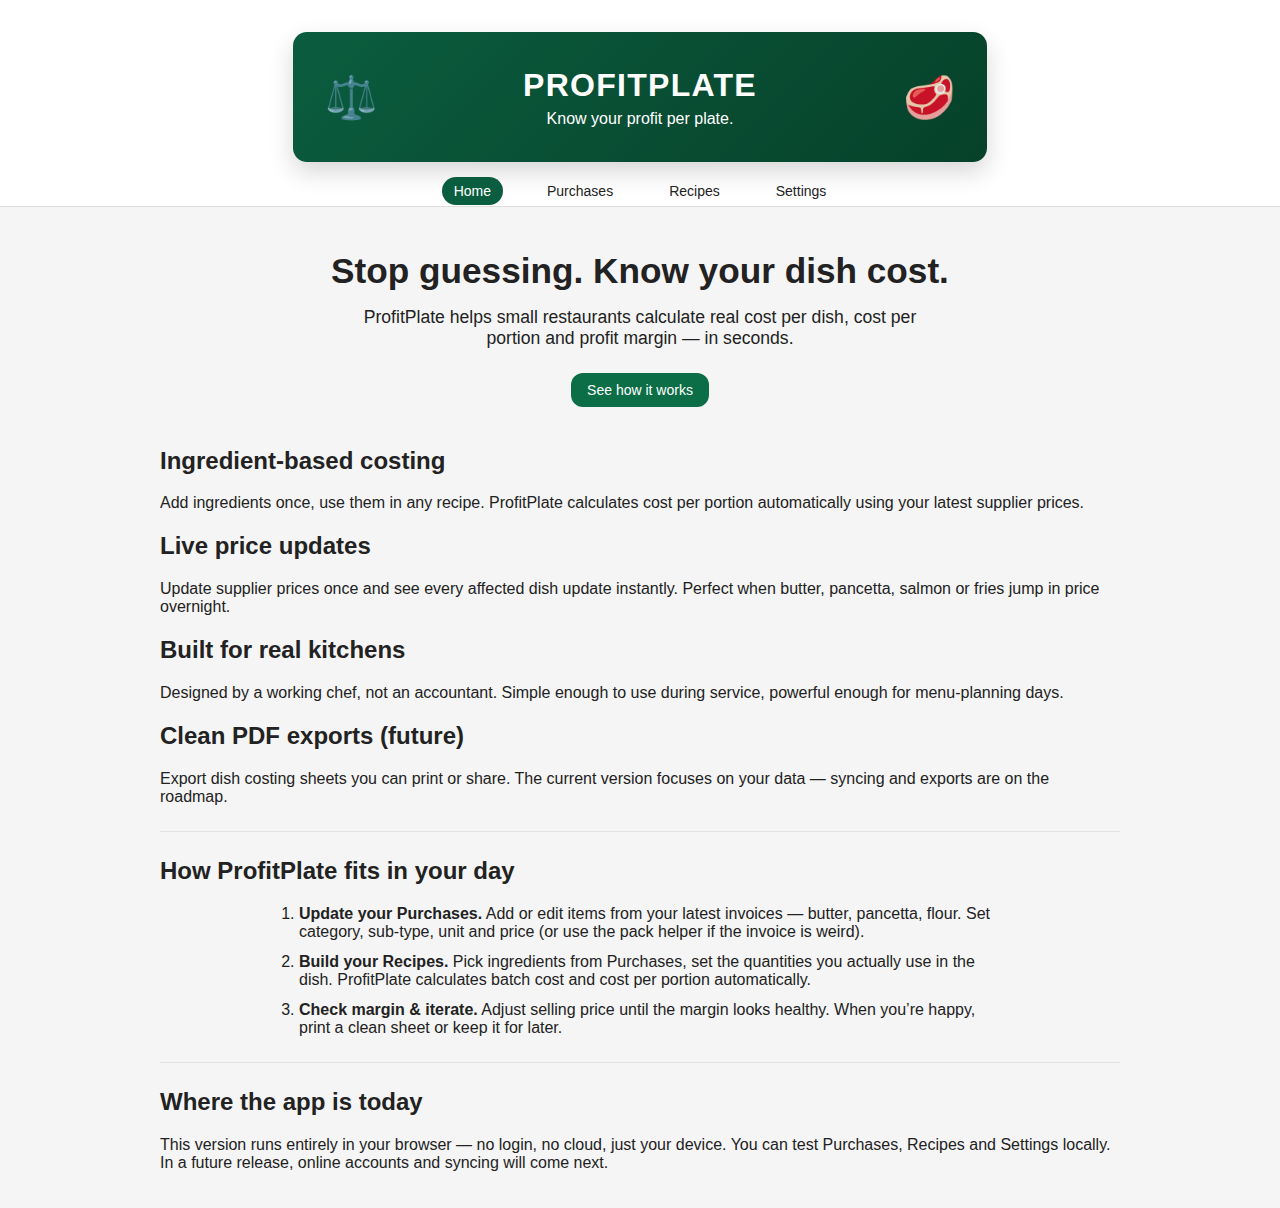
<file: index.html>
<!-- ProfitPlate v2 Home Page -->
<!DOCTYPE html>
<html lang="en">
  <head>
    <meta charset="UTF-8" />
    <meta http-equiv="X-UA-Compatible" content="IE=edge" />
    <meta name="viewport" content="width=device-width, initial-scale=1.0" />
    <title>ProfitPlate v2 – Know your profit per plate</title>
    <!-- Unified styles for all pages -->
    <link rel="stylesheet" href="assets/styles.css" />
    <!-- Translation helper -->
    <script src="assets/lang.js"></script>
  </head>
  <body>
    <!-- Shared header will be rendered here -->
    <div id="site-header"></div>
    <div class="page">
      <!-- Hero section with call to action -->
      <section class="home-hero" style="text-align:center; margin-bottom:40px;">
        <h1 data-i18n="home_headline" style="font-size:2.2rem; font-weight:700; margin-bottom:16px;">
          Stop guessing. Know your dish cost.
        </h1>
        <p style="font-size:1.1rem; max-width:600px; margin:0 auto 24px;">
          ProfitPlate helps small restaurants calculate real cost per dish, cost per
          portion and profit margin — in seconds.
        </p>
        <div>
          <button id="btn-how-it-works" class="btn btn-primary">
            See how it works
          </button>
        </div>
      </section>
      <!-- Feature highlights -->
      <section class="feature-list">
        <h2>Ingredient‑based costing</h2>
        <p>
          Add ingredients once, use them in any recipe. ProfitPlate calculates
          cost per portion automatically using your latest supplier prices.
        </p>
        <h2>Live price updates</h2>
        <p>
          Update supplier prices once and see every affected dish update instantly.
          Perfect when butter, pancetta, salmon or fries jump in price overnight.
        </p>
        <h2>Built for real kitchens</h2>
        <p>
          Designed by a working chef, not an accountant. Simple enough to use
          during service, powerful enough for menu‑planning days.
        </p>
        <h2>Clean PDF exports (future)</h2>
        <p>
          Export dish costing sheets you can print or share. The current version
          focuses on your data — syncing and exports are on the roadmap.
        </p>
      </section>
      <hr />
      <!-- How it fits in your day -->
      <section>
        <h2>How ProfitPlate fits in your day</h2>
        <ol style="max-width:700px; margin:0 auto; padding-left:18px;">
          <li style="margin-bottom:12px;">
            <strong>Update your Purchases.</strong> Add or edit items from your
            latest invoices — butter, pancetta, flour. Set category, sub‑type, unit
            and price (or use the pack helper if the invoice is weird).
          </li>
          <li style="margin-bottom:12px;">
            <strong>Build your Recipes.</strong> Pick ingredients from Purchases,
            set the quantities you actually use in the dish. ProfitPlate calculates
            batch cost and cost per portion automatically.
          </li>
          <li>
            <strong>Check margin &amp; iterate.</strong> Adjust selling price until
            the margin looks healthy. When you’re happy, print a clean sheet or
            keep it for later.
          </li>
        </ol>
      </section>
      <hr />
      <section>
        <h2>Where the app is today</h2>
        <p>
          This version runs entirely in your browser — no login, no cloud, just
          your device. You can test Purchases, Recipes and Settings locally. In a
          future release, online accounts and syncing will come next.
        </p>
      </section>
    </div>
    <!-- Scripts -->
    <script src="assets/header.js"></script>
    <script src="assets/app.js"></script>
    <script src="assets/tour.js"></script>
    <script>
      // Render the header when the page loads
      document.addEventListener('DOMContentLoaded', function () {
        if (typeof renderHeader === 'function') {
          renderHeader('home');
        }
        // Apply translations after header has rendered
        if (typeof translatePage === 'function') {
          translatePage();
        }
      });
    </script>
  </body>
</html>
</file>
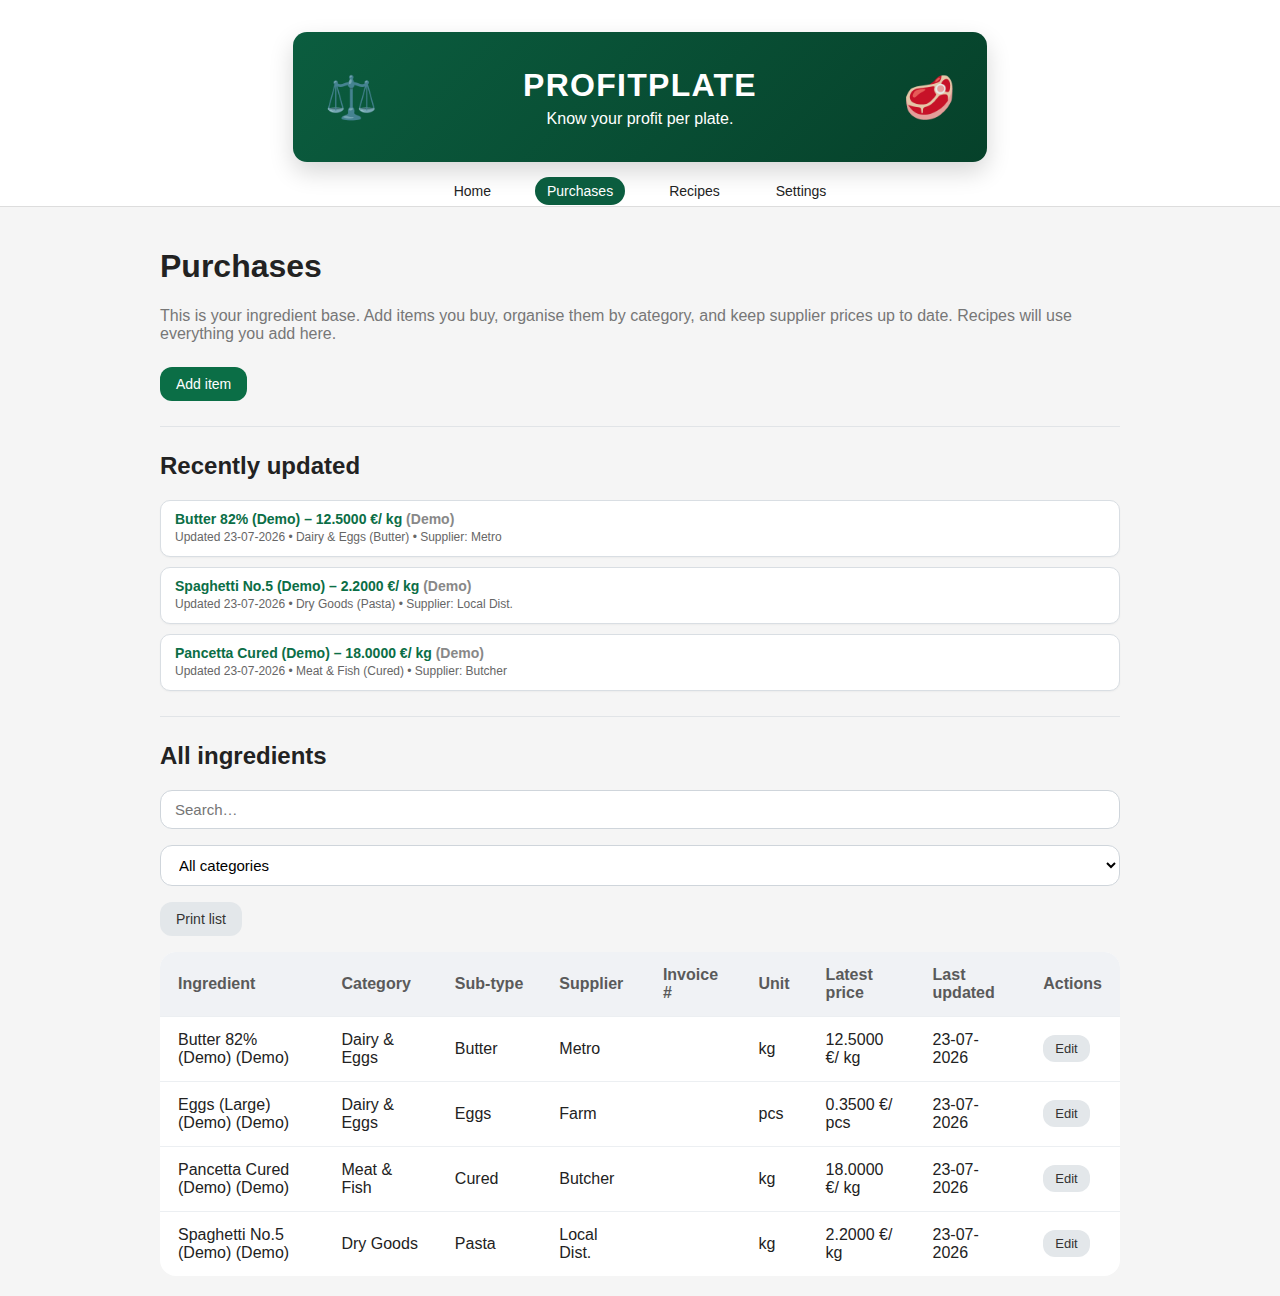
<file: purchases.html>
<!-- ProfitPlate v2 Purchases Page -->
<!DOCTYPE html>
<html lang="en">
  <head>
    <meta charset="UTF-8" />
    <meta http-equiv="X-UA-Compatible" content="IE=edge" />
    <meta name="viewport" content="width=device-width, initial-scale=1.0" />
    <title>Purchases – ProfitPlate v2</title>
    <link rel="stylesheet" href="assets/styles.css" />
  </head>
  <body>
    <div id="site-header"></div>
    <div class="page">
      <h1>Purchases</h1>
      <p class="text-muted" style="margin-bottom:24px;">
        This is your ingredient base. Add items you buy, organise them by
        category, and keep supplier prices up to date. Recipes will use
        everything you add here.
      </p>
      <button class="btn btn-primary" onclick="toggleAddForm()">
        Add item
      </button>
      <!-- Add item form -->
      <div id="add-item-form" class="mt-20 hidden">
        <h2 id="add-item-title">Add a new purchase item</h2>
        <form id="purchase-form">
          <div style="margin-bottom:16px;">
            <label for="item-name">Name</label><br />
            <input id="item-name" required />
          </div>
          <div style="display:flex; flex-wrap:wrap; gap:16px; margin-bottom:16px;">
            <div style="flex:1; min-width:200px;">
              <label for="item-category">Category</label><br />
              <select id="item-category">
                <option value="">Select…</option>
                <option>Meat &amp; Fish</option>
                <option>Dairy &amp; Eggs</option>
                <option>Vegetables &amp; Fruit</option>
                <option>Dry Goods</option>
                <option>Spices &amp; Condiments</option>
                <option>Other</option>
              </select>
            </div>
            <div style="flex:1; min-width:200px;">
              <label for="item-subtype">Sub‑type</label><br />
              <select id="item-subtype">
                <option value="">Select…</option>
              </select>
            </div>
            <div style="flex:1; min-width:200px;">
              <label for="item-unit">Unit (for recipes)</label><br />
              <select id="item-unit">
                <option value="kg">kg</option>
                <option value="g">gr</option>
                <option value="l">L</option>
                <option value="ml">ml</option>
                <option value="pcs">pcs</option>
              </select>
            </div>
            <div style="flex:1; min-width:200px;">
              <label for="item-price">Purchase price (per recipe unit)</label><br />
              <input id="item-price" type="number" min="0" step="0.0001" />
            </div>
          </div>
          <div style="display:flex; flex-wrap:wrap; gap:16px; margin-bottom:16px;">
            <div style="flex:1; min-width:200px;">
              <label for="item-supplier">Supplier</label><br />
              <input id="item-supplier" />
            </div>
            <div style="flex:1; min-width:200px;">
              <label for="item-invoice-number">Invoice number</label><br />
              <input id="item-invoice-number" />
            </div>
            <div style="flex:1; min-width:200px;">
              <label for="item-invoice-date">Invoice date</label><br />
              <input id="item-invoice-date" type="date" />
            </div>
          </div>
          <div style="margin-bottom:16px;">
            <label for="item-notes">Notes (storage, etc.)</label><br />
            <textarea id="item-notes" rows="2"></textarea>
          </div>
          <!-- Pack helper -->
          <details style="margin-bottom:16px;">
            <summary style="cursor:pointer;">Use pack helper</summary>
            <p class="text-muted" style="margin-top:8px;">
              Example: 100 gr for 5 € → auto‑converts price per unit.
            </p>
            <div style="display:flex; flex-wrap:wrap; gap:16px; margin-top:8px;">
              <div style="flex:1; min-width:160px;">
                <label for="pack-qty">Pack quantity</label><br />
                <input id="pack-qty" type="number" min="0" step="0.001" />
              </div>
              <div style="flex:1; min-width:160px;">
                <label for="pack-unit">Pack unit</label><br />
                <select id="pack-unit">
                  <option value="kg">kg</option>
                  <option value="g">gr</option>
                  <option value="l">L</option>
                  <option value="ml">ml</option>
                  <option value="pcs">pcs</option>
                </select>
              </div>
              <div style="flex:1; min-width:160px;">
                <label for="pack-price">Pack price (€)</label><br />
                <input id="pack-price" type="number" min="0" step="0.0001" />
              </div>
              <div style="display:flex; align-items:end;">
                <button type="button" class="btn btn-secondary" onclick="fillPriceFromPack()">
                  Use pack
                </button>
              </div>
            </div>
          </details>
          <!-- Price history -->
          <div id="price-history-block" class="hidden mt-20">
            <h3>Price history</h3>
            <p class="text-muted">
              Last 10 recorded price changes for this ingredient (newest first).
            </p>
            <table>
              <thead>
                <tr>
                  <th>Date</th>
                  <th>Price / unit</th>
                </tr>
              </thead>
              <tbody id="price-history-body"></tbody>
            </table>
          </div>
          <div style="margin-top:24px; display:flex; gap:12px;">
            <button type="button" class="btn btn-secondary" onclick="toggleAddForm()">
              Cancel
            </button>
            <button type="submit" class="btn btn-primary">Save item</button>
          </div>
        </form>
      </div>
      <hr />
      <h2>Recently updated</h2>
      <div id="recent-list" class="mt-10"></div>
      <hr />
      <h2>All ingredients</h2>
      <div style="display:flex; flex-wrap:wrap; gap:16px; align-items:center; margin-bottom:12px;">
        <input id="search-input" type="search" placeholder="Search…" style="flex:1; min-width:200px;" />
        <select id="category-filter" style="min-width:200px;">
          <option value="">All categories</option>
          <option>Meat &amp; Fish</option>
          <option>Dairy &amp; Eggs</option>
          <option>Vegetables &amp; Fruit</option>
          <option>Dry Goods</option>
          <option>Spices &amp; Condiments</option>
          <option>Other</option>
        </select>
        <button type="button" class="btn btn-secondary" onclick="window.print()">
          Print list
        </button>
      </div>
      <table id="ingredients-table">
        <thead>
          <tr>
            <th>Ingredient</th>
            <th>Category</th>
            <th>Sub‑type</th>
            <th>Supplier</th>
            <th>Invoice #</th>
            <th>Unit</th>
            <th>Latest price</th>
            <th>Last updated</th>
            <th>Actions</th>
          </tr>
        </thead>
        <tbody id="purchase-table"></tbody>
      </table>
    </div>
    <!-- Scripts -->
    <script src="assets/header.js"></script>
    <script src="assets/app.js"></script>
    <script src="assets/tour.js"></script>
    <script>
      document.addEventListener('DOMContentLoaded', function () {
        if (typeof renderHeader === 'function') renderHeader('purchases');
      });
    </script>
  </body>
</html>
</file>
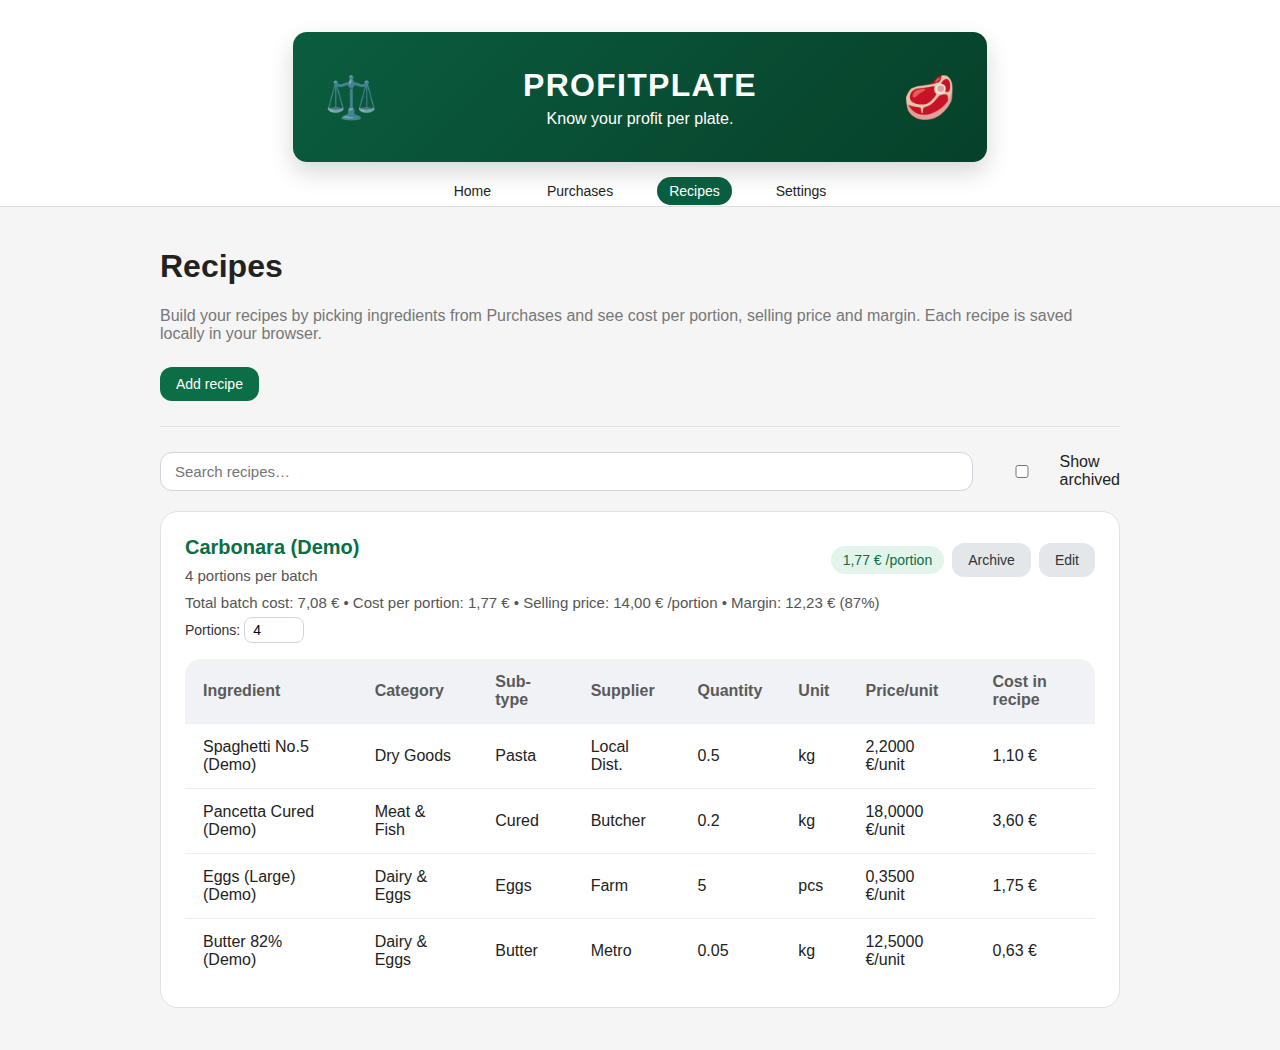
<file: recipes.html>
<!-- ProfitPlate v2 Recipes Page -->
<!DOCTYPE html>
<html lang="en">
  <head>
    <meta charset="UTF-8" />
    <meta http-equiv="X-UA-Compatible" content="IE=edge" />
    <meta name="viewport" content="width=device-width, initial-scale=1.0" />
    <title>Recipes – ProfitPlate v2</title>
    <link rel="stylesheet" href="assets/styles.css" />
    <!-- Translation helper -->
    <script src="assets/lang.js"></script>
  </head>
  <body>
    <div id="site-header"></div>
    <div class="page">
      <h1 data-i18n="recipes_title">Recipes</h1>
      <p class="text-muted" style="margin-bottom:24px;" data-i18n="recipes_intro">
        Build your recipes by picking ingredients from Purchases and see cost per
        portion, selling price and margin. Each recipe is saved locally in your
        browser.
      </p>
      <button class="btn btn-primary" onclick="showRecipeForm()" data-i18n="recipes_add_btn">
        Add recipe
      </button>
      <!-- Recipe form -->
      <div id="recipe-form-wrapper" class="hidden mt-20">
        <h2 id="recipe-form-title" data-i18n="recipes_form_title">Add a new recipe</h2>
        <form id="recipe-form">
          <input type="hidden" id="recipe-id" />
          <div style="margin-bottom:16px;">
            <label for="recipe-name" data-i18n="recipe_name">Name</label><br />
            <input id="recipe-name" required />
          </div>
          <div style="display:flex; flex-wrap:wrap; gap:16px; margin-bottom:16px;">
            <div style="flex:1; min-width:200px;">
              <label for="recipe-portions" data-i18n="recipe_portions">Portions per batch</label><br />
              <input id="recipe-portions" type="number" min="1" step="1" />
            </div>
            <div style="flex:1; min-width:200px;">
              <label for="recipe-price" data-i18n="recipe_price">Selling price (optional)</label><br />
              <input id="recipe-price" type="number" min="0" step="0.01" />
            </div>
          </div>
          <div id="ingredients-container" style="margin-bottom:16px;"></div>
          <button type="button" class="btn btn-secondary" onclick="addIngredientRow()" data-i18n="add_ingredient_btn">
            Add ingredient
          </button>
          <div style="margin-top:24px; display:flex; gap:12px;">
            <button type="button" class="btn btn-secondary" onclick="hideRecipeForm()" data-i18n="btn_cancel">
              Cancel
            </button>
            <button type="submit" class="btn btn-primary" data-i18n="btn_save_recipe">Save recipe</button>
          </div>
        </form>
      </div>
      <hr />
      <div style="display:flex; flex-wrap:wrap; gap:16px; align-items:center; margin-top:20px;">
        <input id="recipe-search" type="search" style="flex:1; min-width:200px;" data-i18n-placeholder="recipe_search_placeholder" placeholder="Search recipes…" />
        <label style="display:flex; align-items:center; gap:6px;">
          <input type="checkbox" id="show-archived-toggle" />
          <span data-i18n="show_archived_label">Show archived</span>
        </label>
      </div>
      <div id="recipes-list" class="mt-20"></div>
    </div>
    <!-- Scripts -->
    <script src="assets/header.js"></script>
    <script src="assets/app.js"></script>
    <script src="assets/recipes.js"></script>
    <script src="assets/tour.js"></script>
    <script>
      document.addEventListener('DOMContentLoaded', function () {
        if (typeof renderHeader === 'function') renderHeader('recipes');
        // Apply translations after header has rendered
        if (typeof translatePage === 'function') translatePage();
      });
    </script>
  </body>
</html>
</file>
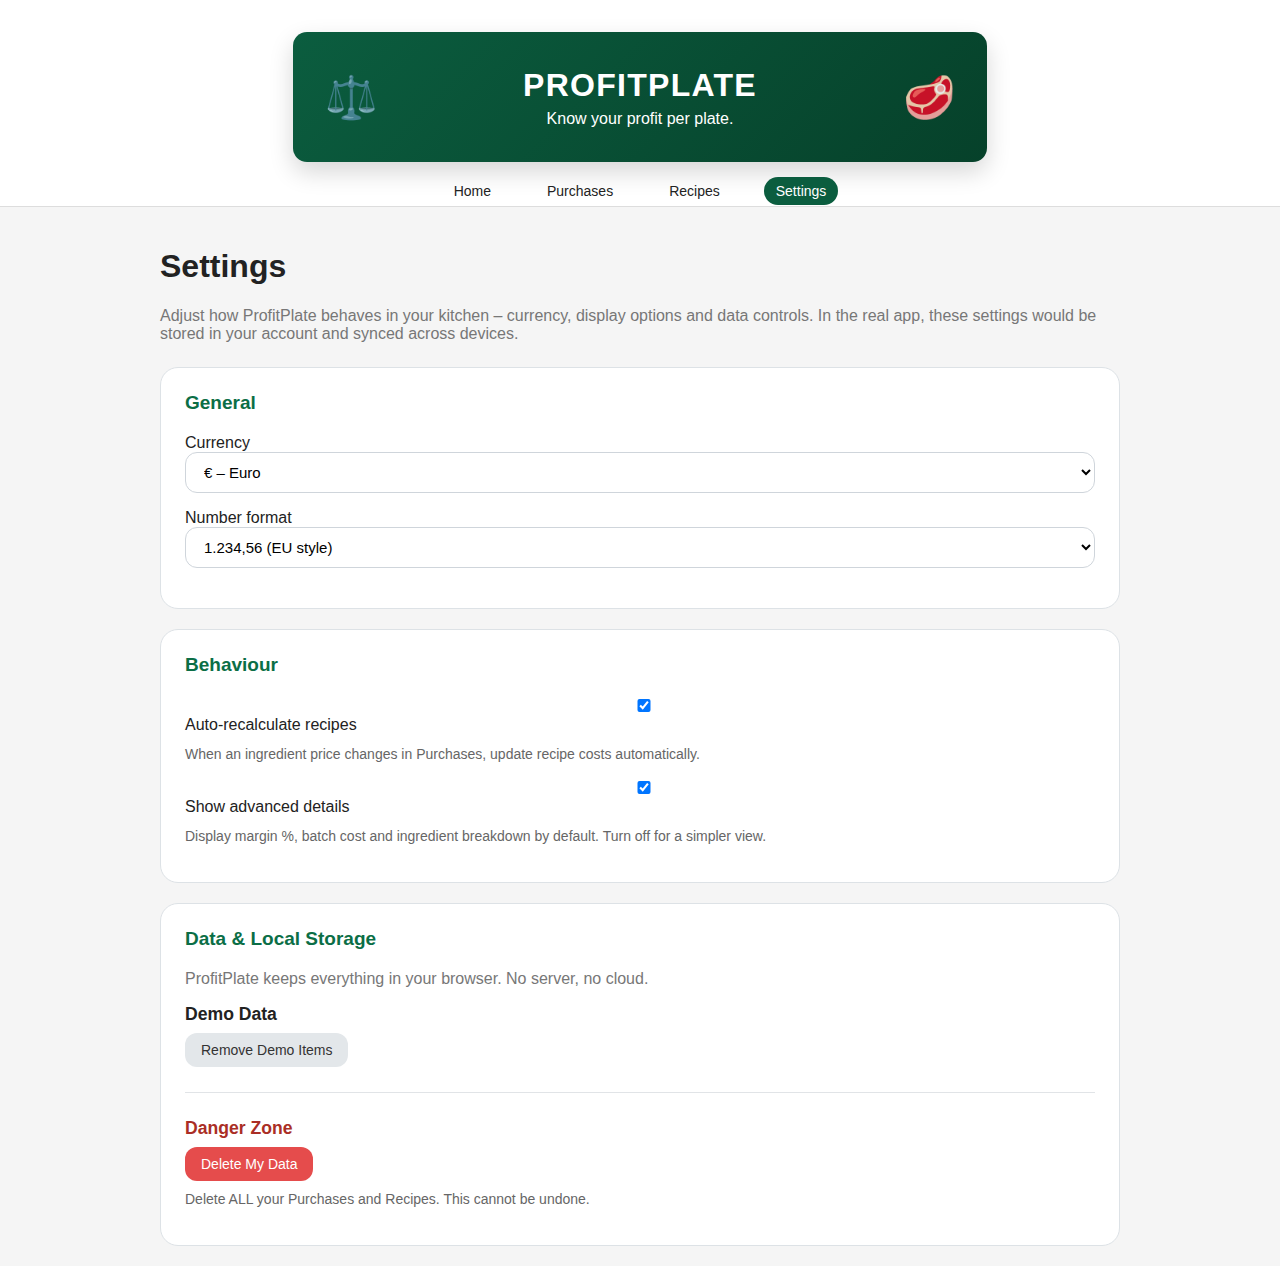
<file: settings.html>
<!-- ProfitPlate v2 Settings Page -->
<!DOCTYPE html>
<html lang="en">
  <head>
    <meta charset="UTF-8" />
    <meta http-equiv="X-UA-Compatible" content="IE=edge" />
    <meta name="viewport" content="width=device-width, initial-scale=1.0" />
    <title>Settings – ProfitPlate v2</title>
    <link rel="stylesheet" href="assets/styles.css" />
  </head>
  <body>
    <div id="site-header"></div>
    <div class="page">
      <h1>Settings</h1>
      <p class="text-muted" style="margin-bottom:24px;">
        Adjust how ProfitPlate behaves in your kitchen – currency, display options
        and data controls. In the real app, these settings would be stored in
        your account and synced across devices.
      </p>
      <!-- General settings -->
      <div class="settings-box" id="settings-general">
        <div class="settings-title">General</div>
        <div style="margin-bottom:16px;">
          <label for="currency-select">Currency</label><br />
          <select id="currency-select"></select>
        </div>
        <div style="margin-bottom:16px;">
          <label for="number-format-select">Number format</label><br />
          <select id="number-format-select">
            <option value="eu">1.234,56 (EU style)</option>
            <option value="us">1,234.56 (US/UK style)</option>
          </select>
        </div>
      </div>
      <!-- Behaviour settings -->
      <div class="settings-box" id="settings-behaviour">
        <div class="settings-title">Behaviour</div>
        <label style="display:block; margin-bottom:12px;">
          <input type="checkbox" id="auto-recalc-toggle" /> Auto‑recalculate
          recipes
        </label>
        <p class="settings-note">
          When an ingredient price changes in Purchases, update recipe costs
          automatically.
        </p>
        <label style="display:block; margin-top:16px; margin-bottom:12px;">
          <input type="checkbox" id="show-advanced-toggle" /> Show advanced
          details
        </label>
        <p class="settings-note">
          Display margin %, batch cost and ingredient breakdown by default. Turn
          off for a simpler view.
        </p>
      </div>
      <!-- Data settings -->
      <div class="settings-box" id="settings-data">
        <div class="settings-title">Data &amp; Local Storage</div>
        <p class="text-muted" style="margin-bottom:16px;">
          ProfitPlate keeps everything in your browser. No server, no cloud.
        </p>
        <div style="margin-bottom:16px;">
          <h3 style="margin:0 0 8px; font-size:1.1rem;">Demo Data</h3>
          <button id="remove-demo-btn" class="btn btn-secondary">
            Remove Demo Items
          </button>
        </div>
        <hr />
        <div class="danger-zone" style="margin-top:16px;">
          <h3 style="margin:0 0 8px; font-size:1.1rem;">Danger Zone</h3>
          <button id="delete-data-btn" class="btn btn-danger">
            Delete My Data
          </button>
          <p class="settings-note">
            Delete ALL your Purchases and Recipes. This cannot be undone.
          </p>
        </div>
      </div>
    </div>
    <!-- Scripts -->
    <script src="assets/header.js"></script>
    <script src="assets/app.js"></script>
    <script src="assets/tour.js"></script>
    <script>
      document.addEventListener('DOMContentLoaded', function () {
        if (typeof renderHeader === 'function') renderHeader('settings');
        // Populate currency options
        const currencySelect = document.getElementById('currency-select');
        const currencyOptions = [
          ['EUR', '€ – Euro'],
          ['RON', 'lei – Romanian leu'],
          ['USD', '$ – US Dollar'],
          ['GBP', '£ – British Pound'],
        ];
        currencyOptions.forEach(([value, label]) => {
          const opt = document.createElement('option');
          opt.value = value;
          opt.textContent = label;
          currencySelect.appendChild(opt);
        });
        // Load existing settings
        const settings = (window.loadSettings && window.loadSettings()) || {};
        currencySelect.value = settings.currency || 'EUR';
        document.getElementById('number-format-select').value =
          settings.locale === 'us' ? 'us' : 'eu';
        document.getElementById('auto-recalc-toggle').checked =
          settings.autoRecalc !== false;
        document.getElementById('show-advanced-toggle').checked =
          settings.showAdvanced !== false;
        // Save handlers
        currencySelect.addEventListener('change', function () {
          if (window.saveSettings) window.saveSettings({ currency: this.value });
        });
        document
          .getElementById('number-format-select')
          .addEventListener('change', function () {
            if (window.saveSettings) {
              window.saveSettings({ locale: this.value });
            }
          });
        document
          .getElementById('auto-recalc-toggle')
          .addEventListener('change', function () {
            if (window.saveSettings) {
              window.saveSettings({ autoRecalc: this.checked });
            }
          });
        document
          .getElementById('show-advanced-toggle')
          .addEventListener('change', function () {
            if (window.saveSettings) {
              window.saveSettings({ showAdvanced: this.checked });
            }
          });
        // Remove demo data
        document
          .getElementById('remove-demo-btn')
          .addEventListener('click', function () {
            if (window.ppStore && window.ppStore.removeDemoData) {
              window.ppStore.removeDemoData();
              alert('Demo items removed.');
            }
          });
        // Delete all data
        document
          .getElementById('delete-data-btn')
          .addEventListener('click', function () {
            if (
              confirm(
                'This will delete all purchases and recipes. This cannot be undone. Continue?'
              )
            ) {
              if (window.ppStore && window.ppStore.nukeUserData) {
                window.ppStore.nukeUserData();
                alert('All data deleted.');
              }
            }
          });
      });
    </script>
  </body>
</html>
</file>
<file: assets/styles.css>
/* Base layout and typography */
body {
  margin: 0;
  padding: 0;
  font-family: -apple-system, BlinkMacSystemFont, "Segoe UI", Roboto, sans-serif;
  background: #f5f5f5;
  color: #222;
}

/* Centered container used on every page */
.page {
  max-width: 960px;
  margin: 0 auto;
  padding: 20px;
}

/* Header and navigation */
header {
  background-color: #ffffff;
  border-bottom: 1px solid #dddddd;
}

.header-inner {
  max-width: 960px;
  margin: 0 auto;
  padding: 12px 20px 0;
  text-align: center;
}

/* Hero banner with icons */
.hero-banner {
  width: 630px;
  max-width: 100%;
  height: 130px;
  margin: 20px auto;
  border-radius: 14px;
  background: linear-gradient(135deg, #0b5d3f, #06412a);
  display: flex;
  align-items: center;
  justify-content: space-between;
  padding: 0 32px;
  color: #ffffff;
  box-shadow: 0 10px 24px rgba(0, 0, 0, 0.16);
}

.hero-icons {
  font-size: 42px;
  opacity: 0.9;
}

.hero-title-block {
  text-align: center;
  flex: 1;
  margin: 0 24px;
}

.hero-title-banner {
  font-size: 32px;
  font-weight: 700;
  letter-spacing: 0.04em;
  text-transform: uppercase;
}

.hero-subtitle-banner {
  margin-top: 6px;
  font-size: 16px;
  font-weight: 400;
}

/* Navigation pills */
nav {
  margin-top: 6px;
  margin-bottom: 6px;
}

.nav-list {
  list-style: none;
  padding: 0;
  margin: 0;
  display: flex;
  gap: 32px;
  align-items: center;
  justify-content: center;
}

.nav-link {
  text-decoration: none;
  font-size: 14px;
  color: #222222;
  padding: 6px 12px;
  border-radius: 999px;
  transition: background-color 0.15s ease, color 0.15s ease;
}

.nav-link:hover {
  background-color: rgba(11, 93, 63, 0.1);
}

.nav-link.active {
  background-color: #0b5d3f;
  color: #ffffff;
  font-weight: 500;
}

/* Small form controls and buttons */
input,
select,
textarea {
  width: 100%;
  padding: 10px 14px;
  font-size: 15px;
  border-radius: 12px;
  border: 1px solid #cfd5db;
  background: #ffffff;
  box-sizing: border-box;
  outline: none;
}

input:focus,
select:focus,
textarea:focus {
  border-color: #0b6e46;
  box-shadow: 0 0 0 2px rgba(11, 110, 70, 0.15);
}

.small-input {
  width: 110px;
}

button,
.btn {
  font-size: 14px;
  padding: 9px 16px;
  border-radius: 12px;
  border: none;
  cursor: pointer;
  transition: 0.22s ease;
}

/* Variant for smaller buttons (used in table rows) */
.small {
  font-size: 13px;
  padding: 6px 12px;
}

.btn-primary,
button.btn-primary {
  background: #0b6e46;
  color: white;
}

.btn-primary:hover {
  background: #095a38;
}

.btn-secondary {
  background: #e3e7ea;
  color: #333;
}

.btn-secondary:hover {
  background: #d6dbdf;
}

.btn-danger {
  background: #e54c4c;
  color: white;
}

.btn-danger:hover {
  background: #c73d3d;
}

/* Recipe scaling control */
.recipe-scale {
  display: flex;
  align-items: center;
  font-size: 14px;
  color: #333;
}
.recipe-scale label {
  margin-right: 6px;
  font-weight: 500;
}
.recipe-scale input {
  border: 1px solid #cfd5db;
  border-radius: 8px;
  padding: 4px 8px;
  font-size: 14px;
  width: 70px;
}

/* Responsive adjustments for narrow screens */
@media (max-width: 600px) {
  .header-inner {
    padding: 12px 12px 0;
  }
  .hero-banner {
    flex-direction: column;
    height: auto;
    padding: 20px;
    text-align: center;
  }
  .hero-title-block {
    margin: 12px 0;
  }
  nav .nav-list {
    flex-direction: column;
    gap: 12px;
  }
  nav .nav-link {
    display: block;
    width: 100%;
    text-align: center;
  }
  .recipe-box {
    padding: 16px;
  }
  table {
    font-size: 12px;
  }
  table thead th,
  table tbody td {
    padding: 6px;
  }
}

/* Generic select styling for dynamic selects */
.form-select {
  width: 100%;
  padding: 10px 14px;
  font-size: 15px;
  border-radius: 12px;
  border: 1px solid #cfd5db;
  background: #ffffff;
  box-sizing: border-box;
  outline: none;
}
.form-select:focus {
  border-color: #0b6e46;
  box-shadow: 0 0 0 2px rgba(11, 110, 70, 0.15);
}

/* Recipe ingredient row layout */
.recipe-ingredient-row {
  display: flex;
  flex-wrap: wrap;
  gap: 12px;
  align-items: center;
  margin-bottom: 12px;
}
.recipe-ingredient-row select,
.recipe-ingredient-row input {
  flex: 1;
  min-width: 120px;
}
.recipe-ingredient-row .remove-btn {
  margin-left: auto;
}

/* Danger zone emphasised heading */
.danger-zone h3 {
  color: #aa2e25;
}

/* Pills for category/sub-type filters */
.filter-pill {
  display: inline-block;
  padding: 8px 18px;
  border-radius: 50px;
  background: #e3e7ea;
  margin: 6px;
  cursor: pointer;
  transition: 0.2s ease;
  font-size: 14px;
}

.filter-pill:hover {
  background: #d6dbdf;
}

.filter-pill-active {
  background: #0b6e46 !important;
  color: #fff !important;
}

/* Card used for recently updated items */
.card-updated {
  background: #fff;
  padding: 10px 14px;
  border-radius: 10px;
  border: 1px solid #d9dee3;
  margin-bottom: 10px;
  box-shadow: 0 1px 2px rgba(0, 0, 0, 0.04);
  font-size: 14px;
  line-height: 1.25;
}

.card-updated-title {
  font-weight: 600;
  color: #0b6e46;
  font-size: 14px;
}

.card-updated small {
  color: #666;
  font-size: 12px;
}

/* Tables */
table {
  width: 100%;
  border-collapse: collapse;
  margin-top: 16px;
  background: #fff;
  border-radius: 16px;
  overflow: hidden;
}

thead {
  background: #f0f2f5;
}

th,
td {
  padding: 14px 18px;
  border-bottom: 1px solid #eceff2;
}

th {
  text-align: left;
  font-weight: 600;
  color: #5a5a5a;
}

tr:last-child td {
  border-bottom: none;
}

/* Recipe cards */
.recipe-box {
  background: #fff;
  padding: 24px;
  border-radius: 18px;
  border: 1px solid #dde2e6;
  margin-bottom: 22px;
}

.recipe-title {
  font-size: 20px;
  font-weight: 600;
  color: #0b6e46;
}

.recipe-summary {
  margin-top: 8px;
  font-size: 15px;
  color: #555;
}

/* Settings page boxes */
.settings-box {
  background: #fff;
  padding: 24px;
  border-radius: 18px;
  border: 1px solid #dde2e6;
  margin-top: 20px;
}

.settings-title {
  font-size: 19px;
  font-weight: 600;
  color: #0b6e46;
  margin-bottom: 20px;
}

.settings-note {
  color: #666;
  font-size: 14px;
  margin-top: 10px;
}

/* Miscellaneous */
hr {
  border: none;
  border-top: 1px solid #e1e4e7;
  margin: 25px 0;
}

.text-muted {
  color: #777;
}

.mt-20 {
  margin-top: 20px;
}

.hidden {
  display: none;
}

/* Print tweaks for purchases page */
@media print {
  @page {
    size: A4;
    margin: 12mm;
  }
  body {
    background: #ffffff;
  }
  header,
  #add-item-form,
  .btn,
  .btn-primary,
  .btn-secondary {
    display: none !important;
  }
  .page {
    max-width: none;
    padding: 0;
  }
  table.table {
    border-collapse: collapse;
    font-size: 11px;
    width: 100%;
  }
  table.table th,
  table.table td {
    border: 1px solid #cccccc;
    padding: 4px 6px;
  }
}
</file>
